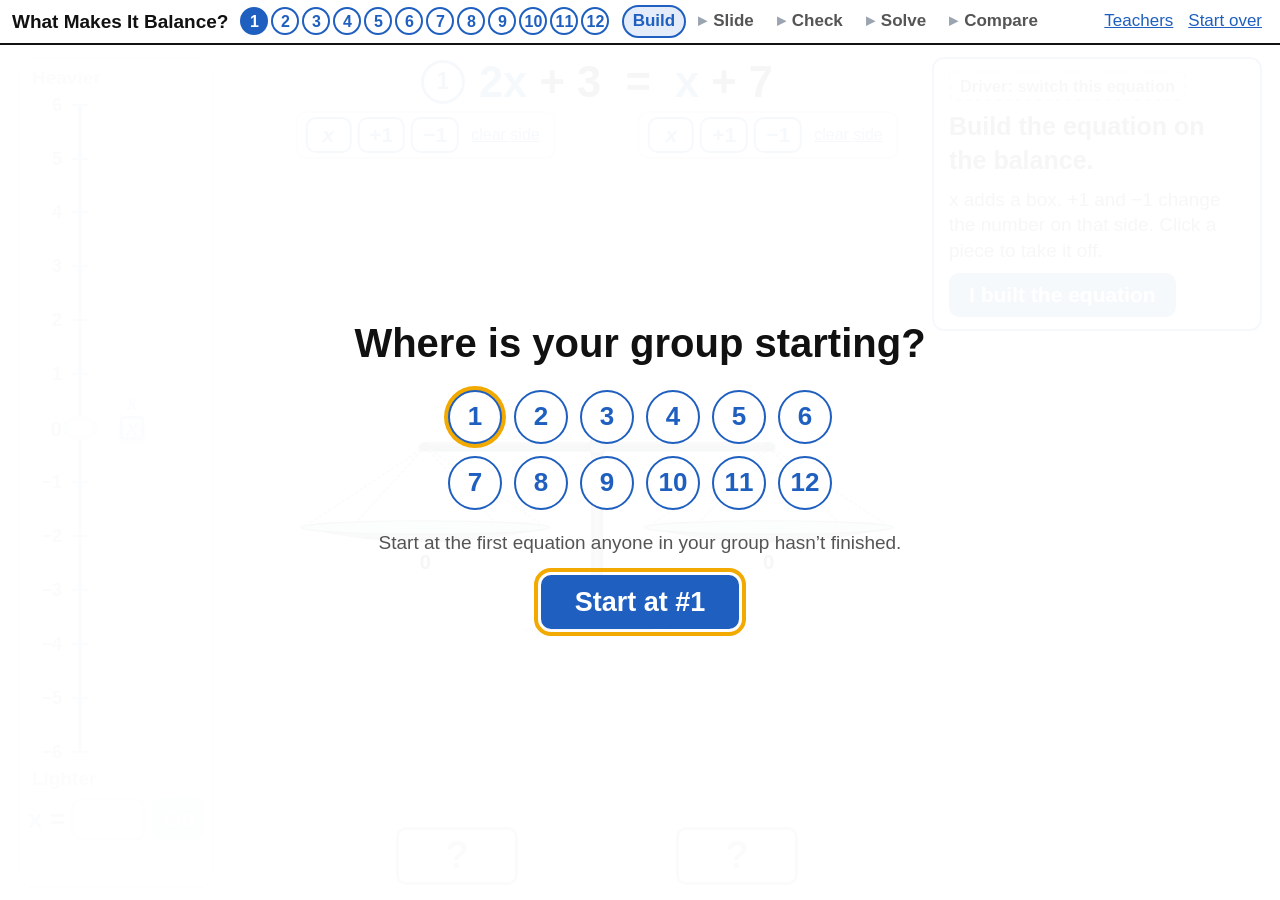
<file: index.html>
<!doctype html>
<html lang="en">
<head>
  <meta charset="utf-8">
  <meta name="viewport" content="width=device-width, initial-scale=1">
  <title>What Makes It Balance?</title>
  <link rel="stylesheet" href="css/style.css?v=v3s6">
</head>
<body class="app" data-step="build">
  <header class="bar">
    <span class="bar-title">What Makes It Balance?</span>
    <nav class="eqstrip" id="eqstrip" aria-label="Equations"></nav>
    <ol class="steps" id="steps" aria-label="Steps for this equation">
      <li data-step="build">Build</li>
      <li data-step="slide">Slide</li>
      <li data-step="check">Check</li>
      <li data-step="solve">Solve</li>
      <li data-step="compare">Compare</li>
    </ol>
    <span class="bar-tools">
      <button type="button" class="btn btn-help" id="help" aria-label="Show me around (help)">?</button>
      <a href="teachers.html">Teachers</a>
      <button type="button" class="linkish" id="start-over">Start over</button>
    </span>
  </header>

  <main class="stage">
    <section class="col-slide" id="col-slide" aria-label="Slider for x">
      <p class="spot-msg" id="spot-msg" role="alert"></p>
      <div class="vs-host" id="vslider"></div>
      <form class="x-form" id="x-form" autocomplete="off">
        <label for="x-input" class="x-label"><span class="eqn-x">x</span> =</label>
        <input id="x-input" class="x-input" type="text" inputmode="text" spellcheck="false" autocomplete="off">
        <button type="submit" class="btn btn-primary" id="x-go">Go</button>
      </form>
      <p class="msg" id="x-msg" aria-live="polite"></p>
    </section>

    <section class="col-center" aria-label="Equation and balance">
      <div class="eq-area">
        <span class="eq-number" id="eq-number" aria-hidden="true"></span>
        <h1 class="eq-display" id="eq-display"></h1>
      </div>
      <div class="palettes" id="palettes" hidden>
        <div class="palette" data-side="left" role="group" aria-label="Build the left side">
          <button type="button" class="btn pbtn" data-act="x">x</button>
          <button type="button" class="btn pbtn" data-act="plus">+1</button>
          <button type="button" class="btn pbtn" data-act="minus">&minus;1</button>
          <button type="button" class="linkish pclear" data-act="clear">clear side</button>
        </div>
        <div class="palette" data-side="right" role="group" aria-label="Build the right side">
          <button type="button" class="btn pbtn" data-act="x">x</button>
          <button type="button" class="btn pbtn" data-act="plus">+1</button>
          <button type="button" class="btn pbtn" data-act="minus">&minus;1</button>
          <button type="button" class="linkish pclear" data-act="clear">clear side</button>
        </div>
      </div>
      <div class="balance-box" id="balance-box">
        <svg id="balance" class="balance"></svg>
      </div>
      <div class="readout" id="readout">
        <span class="tot" id="tot-left" aria-label="Left total"></span>
        <span class="rel" id="rel" aria-hidden="true"></span>
        <span class="tot" id="tot-right" aria-label="Right total"></span>
        <span class="sr-only" id="rel-sr" aria-live="polite"></span>
      </div>
    </section>

    <section class="col-right" aria-label="What to do">
      <div class="prompt" id="prompt" aria-live="polite"></div>
    </section>

    <div class="stop" id="stop" hidden role="region" aria-live="polite"></div>
  </main>
  <div class="veil" id="veil" hidden></div>
  <div class="xbox" id="xbox"><span></span></div>

  <div class="coach" id="coach" hidden>
    <div class="coach-ring" id="coach-ring"></div>
    <div class="coach-bubble" id="coach-bubble" role="dialog" aria-modal="true" aria-labelledby="coach-text">
      <p class="coach-text" id="coach-text"></p>
      <div class="coach-buttons">
        <button type="button" class="linkish" id="coach-skip">Skip</button>
        <span class="coach-count" id="coach-count"></span>
        <button type="button" class="btn btn-primary" id="coach-next">Next</button>
      </div>
    </div>
  </div>

  <script src="js/exact.js?v=v3s6"></script>
  <script src="js/equations.js?v=v3s6"></script>
  <script src="js/model.js?v=v3s6"></script>
  <script src="js/flow.js?v=v3s6"></script>
  <script src="js/equation-view.js?v=v3s6"></script>
  <script src="js/balance.js?v=v3s6"></script>
  <script src="js/vslider.js?v=v3s6"></script>
  <script src="js/explore.js?v=v3s6"></script>
  <script src="js/activity.js?v=v3s6"></script>
</body>
</html>
</file>
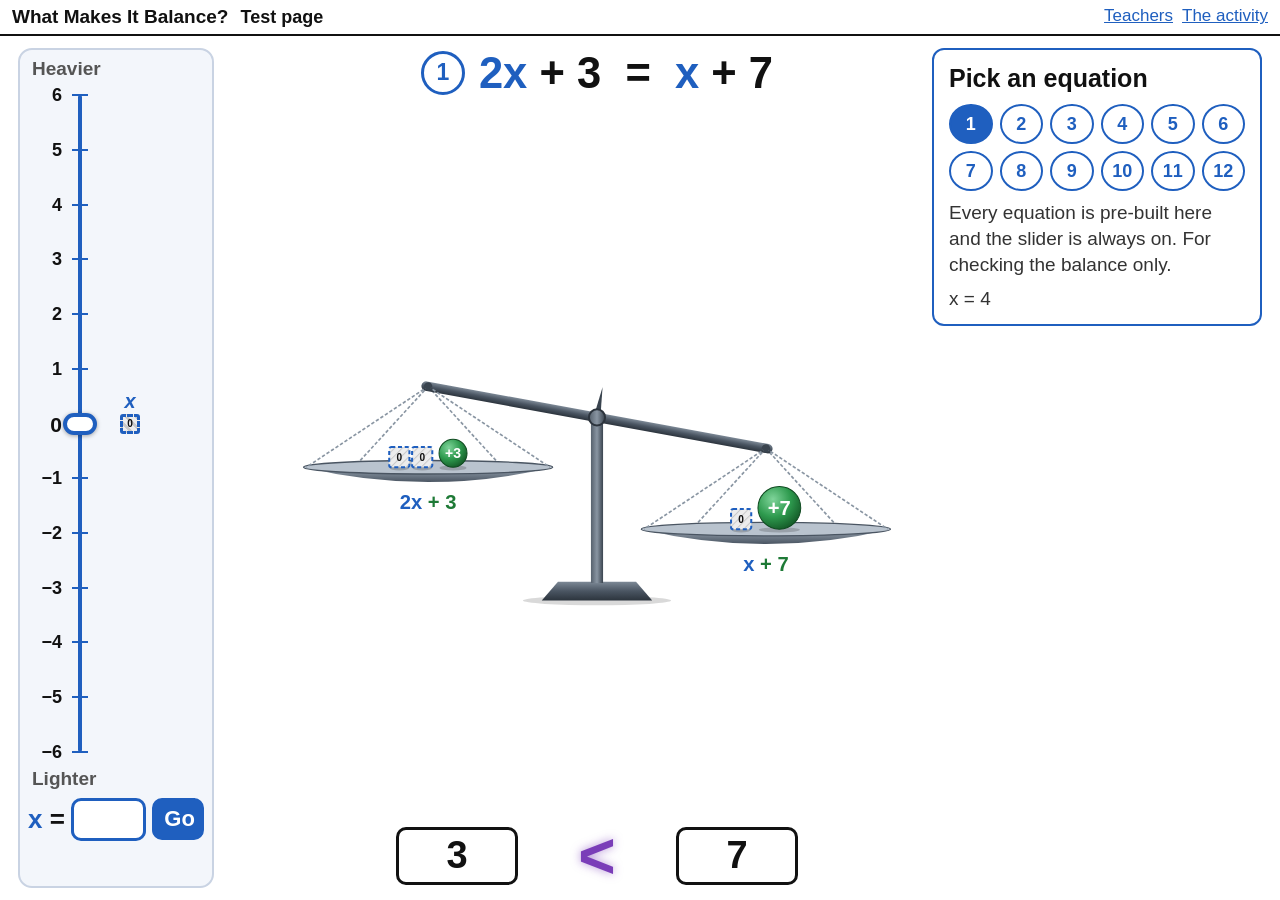
<file: balance-test.html>
<!doctype html>
<html lang="en">
<head>
  <meta charset="utf-8">
  <meta name="viewport" content="width=device-width, initial-scale=1">
  <title>Balance Test Page</title>
  <link rel="stylesheet" href="css/style.css?v=v3s6">
</head>
<body class="app" data-step="slide">
  <header class="bar">
    <span class="bar-title">What Makes It Balance?</span>
    <span class="bar-progress">Test page</span>
    <span class="bar-tools">
      <a href="teachers.html">Teachers</a>
      <a href="index.html">The activity</a>
    </span>
  </header>

  <main class="stage">
    <section class="col-slide" id="col-slide" aria-label="Slider for x">
      <div class="vs-host" id="vslider"></div>
      <form class="x-form" id="x-form" autocomplete="off">
        <label for="x-input" class="x-label"><span class="eqn-x">x</span> =</label>
        <input id="x-input" class="x-input" type="text" inputmode="text" spellcheck="false" autocomplete="off">
        <button type="submit" class="btn btn-primary" id="x-go">Go</button>
      </form>
      <p class="msg" id="x-msg" aria-live="polite"></p>
    </section>

    <section class="col-center" aria-label="Equation and balance">
      <div class="eq-area">
        <span class="eq-number" id="eq-number" aria-hidden="true"></span>
        <h1 class="eq-display" id="eq-display"></h1>
      </div>
      <div class="palettes" id="palettes" hidden>
        <div class="palette" data-side="left" role="group" aria-label="Build the left side">
          <button type="button" class="btn pbtn" data-act="x">x</button>
          <button type="button" class="btn pbtn" data-act="plus">+1</button>
          <button type="button" class="btn pbtn" data-act="minus">&minus;1</button>
          <button type="button" class="linkish pclear" data-act="clear">clear side</button>
        </div>
        <div class="palette" data-side="right" role="group" aria-label="Build the right side">
          <button type="button" class="btn pbtn" data-act="x">x</button>
          <button type="button" class="btn pbtn" data-act="plus">+1</button>
          <button type="button" class="btn pbtn" data-act="minus">&minus;1</button>
          <button type="button" class="linkish pclear" data-act="clear">clear side</button>
        </div>
      </div>
      <div class="balance-box" id="balance-box">
        <svg id="balance" class="balance"></svg>
      </div>
      <div class="readout" id="readout">
        <span class="tot" id="tot-left" aria-label="Left total"></span>
        <span class="rel" id="rel" aria-hidden="true"></span>
        <span class="tot" id="tot-right" aria-label="Right total"></span>
        <span class="sr-only" id="rel-sr" aria-live="polite"></span>
      </div>
    </section>

    <section class="col-right" aria-label="Pick an equation">
      <div class="prompt">
        <p class="prompt-q">Pick an equation</p>
        <div class="picker" id="picker" role="group" aria-label="Equations"></div>
        <p class="prompt-help">Every equation is pre-built here and the slider is always on. For checking the balance only.</p>
        <p class="prompt-help" id="test-note"></p>
      </div>
    </section>
  </main>
  <div class="xbox" id="xbox"><span></span></div>

  <script src="js/exact.js?v=v3s6"></script>
  <script src="js/equations.js?v=v3s6"></script>
  <script src="js/model.js?v=v3s6"></script>
  <script src="js/flow.js?v=v3s6"></script>
  <script src="js/equation-view.js?v=v3s6"></script>
  <script src="js/balance.js?v=v3s6"></script>
  <script src="js/vslider.js?v=v3s6"></script>
  <script src="js/explore.js?v=v3s6"></script>
  <script src="js/balance-test.js?v=v3s6"></script>
</body>
</html>
</file>
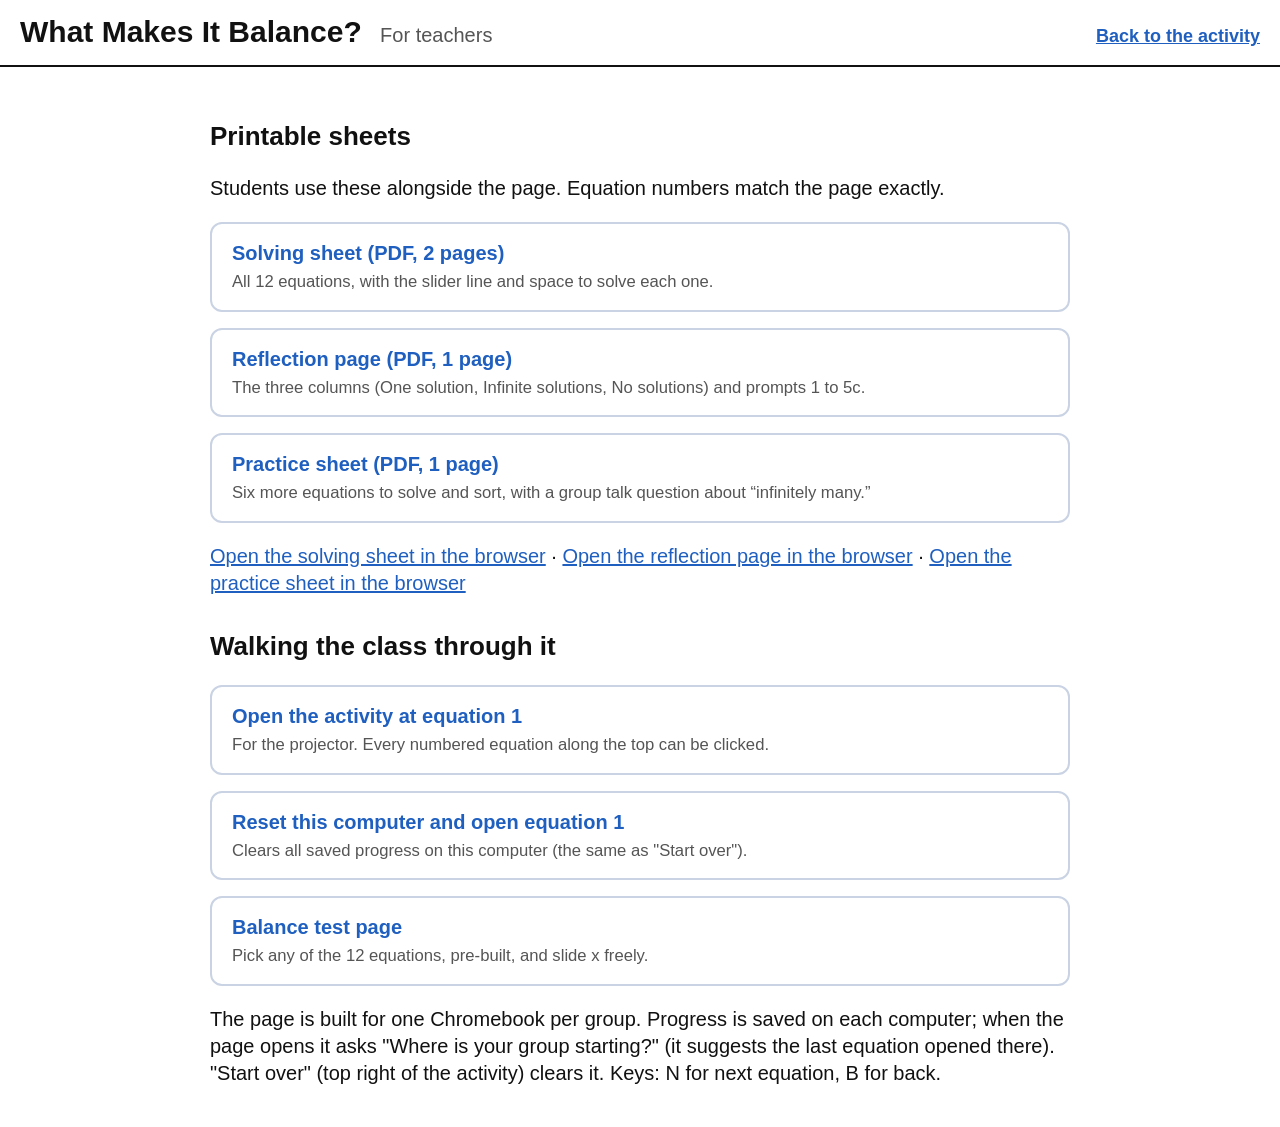
<file: teachers.html>
<!doctype html>
<html lang="en">
<head>
  <meta charset="utf-8">
  <meta name="viewport" content="width=device-width, initial-scale=1">
  <title>What Makes It Balance? Teachers</title>
  <link rel="stylesheet" href="css/style.css?v=v3s6">
</head>
<body>
  <header class="topbar">
    <h1>What Makes It Balance? <span class="topbar-sub">For teachers</span></h1>
    <a class="topbar-link" href="index.html">Back to the activity</a>
  </header>
  <main class="page">
    <h2>Printable sheets</h2>
    <p>Students use these alongside the page. Equation numbers match the page exactly.</p>
    <ul class="download-list">
      <li><a href="reference/what-makes-it-balance-solving-sheet.pdf" download>Solving sheet (PDF, 2 pages)
        <small>All 12 equations, with the slider line and space to solve each one.</small></a></li>
      <li><a href="reference/what-makes-it-balance-reflection-page.pdf" download>Reflection page (PDF, 1 page)
        <small>The three columns (One solution, Infinite solutions, No solutions) and prompts 1 to 5c.</small></a></li>
      <li><a href="reference/what-makes-it-balance-practice-sheet.pdf" download>Practice sheet (PDF, 1 page)
        <small>Six more equations to solve and sort, with a group talk question about “infinitely many.”</small></a></li>
    </ul>
    <p><a href="reference/what-makes-it-balance-solving-sheet.pdf">Open the solving sheet in the browser</a> ·
       <a href="reference/what-makes-it-balance-reflection-page.pdf">Open the reflection page in the browser</a> ·
       <a href="reference/what-makes-it-balance-practice-sheet.pdf">Open the practice sheet in the browser</a></p>

    <h2>Walking the class through it</h2>
    <ul class="download-list">
      <li><a href="index.html?eq=1">Open the activity at equation 1
        <small>For the projector. Every numbered equation along the top can be clicked.</small></a></li>
      <li><a href="index.html?reset">Reset this computer and open equation 1
        <small>Clears all saved progress on this computer (the same as "Start over").</small></a></li>
      <li><a href="balance-test.html">Balance test page
        <small>Pick any of the 12 equations, pre-built, and slide x freely.</small></a></li>
    </ul>
    <p>The page is built for one Chromebook per group. Progress is saved on each computer; when the page opens it asks "Where is your group starting?" (it suggests the last equation opened there). "Start over" (top right of the activity) clears it.
       Keys: N for next equation, B for back.</p>
  </main>
</body>
</html>
</file>
<file: css/style.css>
/* Balanced or Not? — shared styles. Blue matches the paper sheets (#1F5FBF). */
:root {
  --blue: #1F5FBF;
  --blue-tint: #E4ECFA;
  --ink: #111111;
  --muted: #555555;
  --line: #C9D3E3;
  --bg: #FFFFFF;
  --panel: #F6F8FC;
  --green: #1E7A36;
  --red: #C0262D;
  --focus: #F2A900;
}

* { box-sizing: border-box; }
html { font-size: 20px; }
body {
  margin: 0;
  background: var(--bg);
  color: var(--ink);
  font-family: Helvetica, Arial, "Liberation Sans", sans-serif;
  line-height: 1.35;
}
a { color: var(--blue); }

:focus-visible { outline: 4px solid var(--focus); outline-offset: 3px; }

/* ---------- top bar ---------- */
.topbar {
  display: flex; align-items: baseline; justify-content: space-between; gap: 1rem; flex-wrap: wrap;
  padding: 0.6rem 1rem; border-bottom: 2px solid var(--ink);
}
.topbar h1 { margin: 0; font-size: 1.5rem; }
.topbar-sub { font-weight: 400; font-size: 1rem; color: var(--muted); margin-left: 0.5rem; }
.topbar-link { font-weight: 700; font-size: 0.9rem; }

/* ---------- buttons ---------- */
.btn {
  font: inherit; font-weight: 700; font-size: 1.1rem;
  min-height: 48px; min-width: 48px; padding: 0.3rem 0.9rem;
  border: 2px solid var(--blue); border-radius: 10px; background: #FFFFFF; color: var(--blue);
  cursor: pointer;
}
.btn:hover { background: var(--blue-tint); }
.btn-small { font-size: 1.3rem; padding: 0.1rem 0.6rem; }

/* ---------- equations (blue x-terms, black numbers, like the sheet) ---------- */
.eqn { font-weight: 700; white-space: nowrap; }
.eqn-x { color: var(--blue); }
.eqn--emphasis .eqn-x { background: var(--blue-tint); border-radius: 6px; padding: 0 0.12em; }

/* ---------- teacher / landing pages ---------- */
.page { max-width: 900px; margin: 0 auto; padding: 1rem; }
.page h2 { font-size: 1.3rem; margin-top: 1.6rem; }
.download-list { list-style: none; padding: 0; display: grid; gap: 0.8rem; }
.download-list a {
  display: block; padding: 0.8rem 1rem; border: 2px solid var(--line); border-radius: 12px;
  text-decoration: none; font-weight: 700;
}
.download-list a:hover { border-color: var(--blue); background: var(--panel); }
.download-list small { display: block; font-weight: 400; color: var(--muted); margin-top: 0.2rem; }

@media (max-width: 640px) {
  html { font-size: 17px; }
  .readout-side { min-width: 0; display: block; }
}

@media (prefers-reduced-motion: reduce) {
  * { animation: none !important; transition: none !important; }
}

/* =====================================================================
   Student activity (spec v3): one screen at 1366 x 650, nothing scrolls
   ===================================================================== */
:root { --gt: #D96A00; --lt: #7A3DB8; --gold: #B8860B; }
.sr-only { position: absolute; width: 1px; height: 1px; overflow: hidden; clip: rect(0 0 0 0); white-space: nowrap; }

body.app { font-size: 17px; height: 100vh; height: 100dvh; display: flex; flex-direction: column; overflow: hidden; }
@media (max-height: 540px), (max-width: 980px) { body.app { overflow: auto; height: auto; } }

/* top bar */
.bar { flex: 0 0 auto; display: flex; align-items: center; gap: 0.6rem; padding: 0.2rem 0.6rem;
  border-bottom: 2px solid var(--ink); position: relative; z-index: 70; background: #FFFFFF; }
.bar-title { font-weight: 700; font-size: 0.95rem; white-space: nowrap; }
.bar-nav { display: flex; align-items: center; gap: 0.4rem; }
.bar-progress { font-weight: 700; min-width: 4.6em; text-align: center; white-space: nowrap; }
.bar .btn { white-space: nowrap; }
.btn-nav { min-height: 34px; font-size: 0.95rem; padding: 0.1rem 0.6rem; }
.btn:disabled { opacity: 0.4; cursor: default; }
.btn-primary { background: var(--blue); color: #FFFFFF; }
.btn-primary:hover:not(:disabled) { background: #174B98; }
.bar-tools { margin-left: auto; display: flex; gap: 0.45rem; align-items: center; font-size: 0.85rem; white-space: nowrap; }
.btn-help { min-width: 34px; min-height: 34px; padding: 0; border-radius: 50%; font-size: 1.05rem; }
.linkish { font: inherit; color: var(--blue); background: none; border: 0; text-decoration: underline; cursor: pointer; padding: 0.3rem; }
.steps { display: flex; gap: 0.05rem; list-style: none; margin: 0 auto; padding: 0; font-size: 0.85rem; font-weight: 700; white-space: nowrap; }
.steps li { padding: 0.15rem 0.45rem; border-radius: 999px; color: var(--muted); border: 2px solid transparent; }
.steps li + li::before { content: "\25B8"; margin-right: 0.3rem; color: #9AA5B1; }
.steps li[aria-current="step"] { color: var(--blue); border-color: var(--blue); background: var(--blue-tint); }

/* stage: slider column, centre (equation, balance, readout), prompt panel */
.stage { flex: 1 1 auto; min-height: 0; display: grid; grid-template-columns: 196px minmax(0, 1fr) 330px; gap: 1.6rem;
  padding: 0.4rem 0.8rem 0.5rem; }
.col-slide { display: flex; flex-direction: column; align-items: stretch; min-height: 0; padding: 0.3rem 0.4rem 0.2rem;
  background: #F3F6FB; border: 2px solid var(--line); border-radius: 14px; }
/* the centre column is indented so the balance sits apart from the slider column (and draws about 10% smaller) */
.col-center { display: flex; flex-direction: column; min-height: 0; min-width: 0; padding-left: 2.4rem; }
.col-right { display: flex; flex-direction: column; min-height: 0; }

/* the vertical slider */
.vs-host { flex: 1 1 auto; min-height: 0; display: flex; flex-direction: column; align-items: stretch; }
.vs-cap { flex: none; font-weight: 700; font-size: 0.95rem; color: var(--muted); padding-left: 0.2rem; }
.vs-track { position: relative; flex: 1 1 auto; min-height: 0; cursor: pointer; touch-action: none; }
.vs-line { position: absolute; left: 52px; top: 14px; bottom: 14px; width: 4px; margin-left: -2px; background: var(--blue); border-radius: 2px; }
.vs-tick { position: absolute; left: 44px; width: 16px; height: 2px; margin-top: -1px; background: var(--blue); }
.vs-tick.is-zero { left: 38px; width: 28px; height: 3px; margin-top: -1.5px; }
.vs-num { position: absolute; left: 0; width: 34px; text-align: right; transform: translateY(-50%); font-weight: 700; font-size: 0.9rem; line-height: 1; }
.vs-num.is-zero { font-size: 1.05rem; }
.vs-thumb { position: absolute; left: 52px; width: 34px; height: 22px; margin: -11px 0 0 -17px; border-radius: 11px;
  background: #FFFFFF; border: 4px solid var(--blue); box-shadow: 0 1px 4px rgba(0,0,0,0.35); box-sizing: border-box; }
.vs-thumb:focus-visible { outline: 4px solid var(--focus); outline-offset: 2px; }
.vs.is-dragging .vs-thumb { background: var(--blue-tint); }
.vs.is-disabled .vs-track { cursor: not-allowed; }
.vs.is-disabled .vs-thumb { border-color: #9AA5B1; box-shadow: none; }
.vs.is-flicker .vs-line, .vs.is-flicker .vs-thumb { animation: vs-flicker 1.3s steps(1) infinite; }
@keyframes vs-flicker { 0%, 100% { opacity: 1; } 8% { opacity: 0.2; } 12% { opacity: 0.9; } 47% { opacity: 0.3; } 51% { opacity: 1; } 78% { opacity: 0.5; } }
.vs-slot { position: absolute; left: 92px; width: 0; height: 0; }

/* the x-box beside zero (same size rule and outline as the boxes on the pans) */
.xbox { position: absolute; left: 0; top: 0; transform: translateY(-50%); display: flex; align-items: center; justify-content: center;
  box-sizing: border-box; border: 3px solid var(--blue); border-radius: 3px; font-weight: 700; color: var(--ink);
  background: linear-gradient(135deg, #F4F8FE, #BFD1F0); box-shadow: 0 2px 3px rgba(0,0,0,0.25); }
.xbox.is-unknown { color: var(--blue); font-style: italic; font-size: 1.2rem; }
.xbox.is-zero { border-style: dashed; background: repeating-linear-gradient(45deg, #EDEDED 0 4px, #C9C9C9 4px 7px); box-shadow: none; }
.xbox.is-balloon { border-radius: calc(var(--side) * 0.28); background: radial-gradient(circle at 35% 30%, #FFFFFF, #D7E4FA 60%, #9FB9E6); }
.xstring { position: absolute; left: 0; top: 0; overflow: visible; pointer-events: none; }
.xstring[hidden] { display: none; }
.xbox::before { content: "x"; position: absolute; left: 50%; bottom: calc(100% + 2px); transform: translateX(-50%);
  color: var(--blue); font-style: italic; font-weight: 700; font-size: 1rem; }

.x-form { flex: none; display: flex; align-items: center; gap: 0.3rem; margin-top: 0.3rem; }
.x-form .x-label { font-size: 1.3rem; font-weight: 700; white-space: nowrap; }
.x-form .x-input { font: inherit; font-weight: 700; font-size: 1.3rem; width: 2.9em; min-height: 40px; padding: 0.05rem 0.3rem;
  border: 3px solid var(--blue); border-radius: 10px; text-align: center; color: var(--ink); }
.x-input:disabled { background: #EEF1F5; border-color: var(--line); }
.x-form .btn { min-height: 40px; padding: 0.2rem 0.5rem; }
.msg { flex: none; margin: 0.15rem 0 0; min-height: 2.4em; font-size: 0.8rem; line-height: 1.2; font-weight: 700; }

/* centre */
.eq-number { display: inline-flex; align-items: center; justify-content: center; width: 2.2rem; height: 2.2rem; flex: none;
  border: 3px solid var(--blue); border-radius: 50%; color: var(--blue); font-weight: 700; font-size: 1.15rem; }
.col-center .eq-area { flex: none; display: flex; align-items: center; justify-content: center; gap: 0.7rem; }
.col-center .eq-display { font-size: clamp(2rem, 3.4vw, 3rem); margin: 0; line-height: 1.15; }
.eqn-eq { padding: 0 0.28em; }
.palettes { flex: none; position: relative; height: 46px; margin-top: 0.2rem; }
.palettes[hidden] { display: none; }
.palette { position: absolute; top: 0; transform: translateX(-50%); display: flex; align-items: center; gap: 0.3rem;
  padding: 0.2rem 0.4rem; border: 2px solid var(--line); border-radius: 10px; background: var(--panel); }
.palette[data-side="left"] { left: 21.7%; }
.palette[data-side="right"] { left: 78.3%; }
.palette.is-look { border-color: var(--ink); box-shadow: 0 0 0 3px #FFF1B8; }
.pbtn { min-width: 46px; min-height: 36px; padding: 0.1rem 0.5rem; font-size: 1.05rem; }
.pbtn[data-act="x"] { color: var(--blue); font-style: italic; }
.pclear { font-size: 0.8rem; white-space: nowrap; }
.balance-box { flex: 1 1 auto; min-height: 0; position: relative; }
.balance-box .balance { position: absolute; inset: 0; width: 100%; height: 100%; max-height: none; }
.bon-label { text-anchor: middle; dominant-baseline: central; font-weight: 700; font-family: inherit; }
.bon-label-x { font-style: italic; }
.bon-expr { text-anchor: middle; font-weight: 700; font-family: inherit; }
body[data-step="build"] .bon-pan [data-shape], body[data-step="build"] .bon-back [data-shape], body[data-step="build"] .bon-front [data-shape] { cursor: pointer; }

.readout { flex: none; display: flex; align-items: center; justify-content: center; gap: 1.4rem; min-height: 64px; }
.tot { min-width: 3.2em; text-align: center; font-weight: 700; font-size: 1.9rem; padding: 0 0.4rem; border: 3px solid var(--ink);
  border-radius: 10px; background: #FFFFFF; font-variant-numeric: tabular-nums; }
.rel { display: inline-flex; align-items: center; justify-content: center; width: 1.6em; font-size: 3.2rem; font-weight: 700; line-height: 1; }
.rel.is-gt { color: var(--gt); text-shadow: 0 0 10px rgba(217, 106, 0, 0.55); }
.rel.is-lt { color: var(--lt); text-shadow: 0 0 10px rgba(122, 61, 184, 0.55); }
.rel.is-eq { position: relative; width: 1.6em; height: 1em; color: transparent; }
.rel.is-eq::before, .rel.is-eq::after { content: ""; position: absolute; left: 0.2em; right: 0.2em; height: 0.2em; border-radius: 0.1em;
  background: linear-gradient(180deg, #FFF1A8 0%, #F2C531 40%, #C9970A 70%, #8A6400 100%);
  box-shadow: inset 0 1px 0 rgba(255, 255, 255, 0.9), 0 2px 2px rgba(80, 55, 0, 0.55), 0 0 14px rgba(240, 190, 40, 0.9); }
.rel.is-eq::before { top: 0.2em; }
.rel.is-eq::after { bottom: 0.2em; }
.rel.is-arriving { animation: rel-arrive 0.45s ease-out; }
@keyframes rel-arrive { 0% { transform: scale(0.6); } 60% { transform: scale(1.25); } 100% { transform: scale(1); } }

/* prompt panel */
.prompt { flex: 0 1 auto; min-height: 0; display: flex; flex-direction: column; gap: 0.45rem; padding: 0.6rem 0.75rem;
  border: 2px solid var(--blue); border-radius: 12px; background: #FFFFFF; }
.prompt p { margin: 0; }
.prompt-q { font-weight: 700; font-size: 1.25rem; }
.prompt-help { font-size: 0.95rem; color: #333333; }
.prompt .btn { align-self: flex-start; min-height: 42px; font-size: 1.05rem; }
.prompt-msg { font-weight: 700; }
.prompt-msg:empty { display: none; }
.prompt-msg.is-help { border: 2px solid var(--ink); background: #FFF1B8; border-radius: 8px; padding: 0.25rem 0.5rem; }

/* spotlight: the current step is lit; the rest dims (still visible) */
.col-slide, .readout, .palettes { transition: opacity 0.2s; }
body[data-step="build"] .col-slide, body[data-step="build"] .readout { opacity: 0.4; }

/* coach marks */
.coach { position: fixed; inset: 0; z-index: 200; }
.coach[hidden] { display: none; }
.coach-ring { position: fixed; border: 4px solid var(--focus); border-radius: 12px; box-shadow: 0 0 0 9999px rgba(30, 34, 40, 0.55); pointer-events: none; }
.coach-bubble { position: fixed; max-width: 380px; background: #FFFFFF; border: 3px solid var(--ink); border-radius: 12px; padding: 0.7rem 0.9rem; }
.coach-text { margin: 0 0 0.6rem; font-weight: 700; font-size: 1.15rem; }
.coach-buttons { display: flex; align-items: center; gap: 0.8rem; }
.coach-count { margin-left: auto; color: var(--muted); font-size: 0.85rem; }

/* equation strip (every equation is clickable; each keeps its own progress) */
.eqstrip { display: flex; gap: 0.15rem; }
.eqpick { font: inherit; font-weight: 700; font-size: 0.8rem; width: 28px; height: 28px; padding: 0; border-radius: 50%;
  border: 2px solid var(--blue); background: #FFFFFF; color: var(--blue); cursor: pointer; position: relative; }
.eqpick.is-done { background: var(--blue-tint); }
.eqpick.is-done::after { content: "\2713"; position: absolute; right: -4px; top: -6px; font-size: 0.7rem; color: var(--green);
  background: #FFFFFF; border-radius: 50%; line-height: 1; }
.eqpick[aria-current="true"] { background: var(--blue); color: #FFFFFF; }
.steps li.is-skipped { text-decoration: line-through; opacity: 0.5; }

/* the one-tap check and Part 3 choices */
.choices { display: grid; gap: 0.4rem; }
.prompt .choice { font-size: 1.1rem; min-height: 46px; text-align: left; padding: 0.3rem 0.8rem; }
.choice[aria-pressed="true"], .reason[aria-pressed="true"] { background: var(--blue); color: #FFFFFF; }
.prompt .choice { align-self: stretch; }
.prompt-sub { font-weight: 700; color: var(--muted); }
.reasons { display: grid; gap: 0.35rem; }
.prompt .reason { font-size: 0.86rem; font-weight: 700; text-align: left; padding: 0.2rem 0.5rem; min-height: 36px; line-height: 1.2; }
.choices.is-row { grid-template-columns: repeat(3, 1fr); }
.prompt .choices.is-row .choice { font-size: 0.8rem; text-align: center; padding: 0.2rem 0.3rem; min-height: 44px; line-height: 1.15; }
.prompt .reason { align-self: stretch; }
.counter { border: 2px solid var(--ink); background: #FFF8DC; border-radius: 10px; padding: 0.3rem 0.5rem; display: grid; gap: 0.2rem; font-size: 0.9rem; }
.counter p { margin: 0; }
.counter:focus { outline: 3px solid var(--focus); }
.counter-eq { display: flex; align-items: center; gap: 0.4rem; font-size: 1.15rem; }
.sort-num { display: inline-flex; align-items: center; justify-content: center; width: 1.7em; height: 1.7em; flex: none;
  border: 2px solid var(--blue); border-radius: 50%; color: var(--blue); font-weight: 700; font-size: 0.8rem; }
.eqline { font-weight: 700; white-space: nowrap; }

/* worked steps, in the sheet's layout: the added term under each side */
.work-wrap { display: grid; gap: 0.25rem; }
.work { display: grid; grid-template-columns: 1fr auto 1fr; column-gap: 0.5rem; row-gap: 0.05rem; font-weight: 700; font-size: 1.05rem;
  padding: 0.3rem 0.4rem; border: 2px solid var(--line); border-radius: 10px; background: var(--panel); }
.w-l { text-align: right; } .w-r { text-align: left; } .w-eq { text-align: center; }
.w-op { color: var(--muted); font-size: 0.92rem; }
.w-label { grid-column: 1 / -1; font-size: 0.78rem; color: var(--muted); font-weight: 700; margin-top: 0.15rem; }
.w-text { font-size: 0.9rem; }
.w-check { font-weight: 700; }
.prompt-col { font-size: 1rem; border-left: 5px solid var(--blue); padding: 0.2rem 0.5rem; background: var(--blue-tint); border-radius: 4px; }

/* stop screens (Solve, reflection breaks, welcome back, completion) cover the stage; the top bar stays */
.stage { position: relative; }
.stop { position: absolute; inset: 0; z-index: 45; display: flex; align-items: center; justify-content: center; background: rgba(255, 255, 255, 0.96); }
.stop[hidden] { display: none; }
.stop-card { max-width: 980px; display: flex; flex-direction: column; align-items: center; gap: 1rem; text-align: center; padding: 1rem 2rem; }
.stop-eq { display: flex; align-items: center; gap: 1rem; font-size: 3.6rem; }
.stop-eq .eq-number { width: 3.2rem; height: 3.2rem; font-size: 1.6rem; }
.stop-lead { margin: 0; font-size: 2rem; font-weight: 700; }
.stop-text { margin: 0; font-size: 1.35rem; max-width: 46em; }
.stop-prompt { margin: 0; font-size: 1.9rem; font-weight: 700; line-height: 1.3; max-width: 30em; display: flex; gap: 0.8rem; align-items: baseline; text-align: left; }
.stop-prompt.is-small { font-size: 1.45rem; }
.prompt-n { flex: none; display: inline-flex; align-items: center; justify-content: center; min-width: 2.2em; height: 2.2em; font-size: 0.7em;
  border: 3px solid var(--blue); border-radius: 50%; color: var(--blue); }
.btn-big { font-size: 1.35rem; min-height: 54px; padding: 0.3rem 1.6rem; }
.stop-buttons { display: flex; gap: 1rem; }
.stop-note { margin: 0; font-size: 0.95rem; color: var(--muted); }
.results { border-collapse: collapse; font-size: 1rem; text-align: left; }
.results th, .results td { padding: 0.14rem 0.7rem; border-bottom: 1px solid #DDE3EC; }
.results thead th { font-size: 0.85rem; color: var(--muted); border-bottom: 2px solid var(--line); }
.results .c-eq { font-size: 1.05rem; }
.results .c-yes { color: var(--green); font-weight: 700; }
.results .c-no { font-weight: 700; }
body.is-stopped .bar-tools .btn-help { visibility: hidden; }

/* "Check the slider again": everything dims except the slider column */
.veil { position: fixed; inset: 0; z-index: 50; background: rgba(60, 64, 72, 0.55); }
.veil[hidden] { display: none; }
body.is-spotlight .col-slide { position: relative; z-index: 60; box-shadow: 0 0 0 4px var(--focus); }
.spot-msg { margin: 0 0 0.3rem; font-weight: 700; font-size: 1.05rem; background: #FFF1B8; border: 2px solid var(--ink); border-radius: 8px; padding: 0.2rem 0.4rem; }
.spot-msg:empty { display: none; }

.prompt-driver { font-size: 0.82rem; font-weight: 700; color: var(--muted); border: 2px dashed var(--line); border-radius: 6px;
  padding: 0.1rem 0.45rem; align-self: flex-start; }
.prompt-group { font-size: 0.95rem; font-weight: 700; border-left: 5px solid var(--focus); padding: 0.15rem 0.5rem; background: #FFF8DC; border-radius: 4px; }
.bridge { border: 2px solid var(--focus); background: #FFF8DC; border-radius: 10px; padding: 0.3rem 0.6rem; }
.bridge p { margin: 0; font-size: 0.95rem; }
.bridge .bridge-title { font-weight: 700; font-size: 1rem; }
.prompt-col p { margin: 0; }
.prompt-col { display: flex; flex-wrap: wrap; align-items: center; gap: 0.4rem; }
.prompt .btn.btn-small-inline { min-height: 34px; font-size: 0.9rem; padding: 0.1rem 0.6rem; }
.start-list { display: grid; grid-template-columns: repeat(6, auto); gap: 0.6rem; }
.eqpick.is-big { width: 54px; height: 54px; font-size: 1.3rem; }
.eqpick.is-default { box-shadow: 0 0 0 4px var(--focus); }

/* the test page: the same screen with an equation picker in the right column */
.picker { display: grid; grid-template-columns: repeat(6, 1fr); gap: 0.35rem; }
.picker button { font: inherit; font-weight: 700; min-height: 40px; border: 2px solid var(--blue); border-radius: 50%;
  background: #FFFFFF; color: var(--blue); cursor: pointer; }
.picker button[aria-pressed="true"] { background: var(--blue); color: #FFFFFF; }

.prompt-q.is-compact { font-size: 1.12rem; }
.prompt-q.is-compact .prompt-help { font-weight: 400; }

/* windows up to 800 tall (1366 x 650 and 1366 x 768): a little more room for the prompt panel */
@media (max-height: 800px) {
  .stage { grid-template-columns: 196px minmax(0, 1fr) 352px; }
  .prompt-q { font-size: 1.12rem; }
  .prompt-help { font-size: 0.88rem; }
  .work { font-size: 0.95rem; padding: 0.2rem 0.35rem; }
  .w-label { font-size: 0.72rem; margin-top: 0.05rem; }
  .w-op { font-size: 0.85rem; }
  .w-text { font-size: 0.84rem; }
  .prompt-col { font-size: 0.88rem; }
  .prompt .reason { font-size: 0.8rem; min-height: 32px; }
  .counter { font-size: 0.84rem; }
  .counter-eq { font-size: 1rem; }
  .stop-card { gap: 0.55rem; padding: 0.4rem 1.5rem; }
  .stop-card .results th, .stop-card .results td { padding: 0.04rem 0.6rem; }
  .stop-card .results { font-size: 0.92rem; }
  .stop-card:has(.results) .stop-lead { font-size: 1.5rem; }
}

@media (min-height: 720px) {
  body.app { font-size: 18px; }
  .stage { padding: 0.6rem 0.9rem 0.6rem; }
}
</file>
